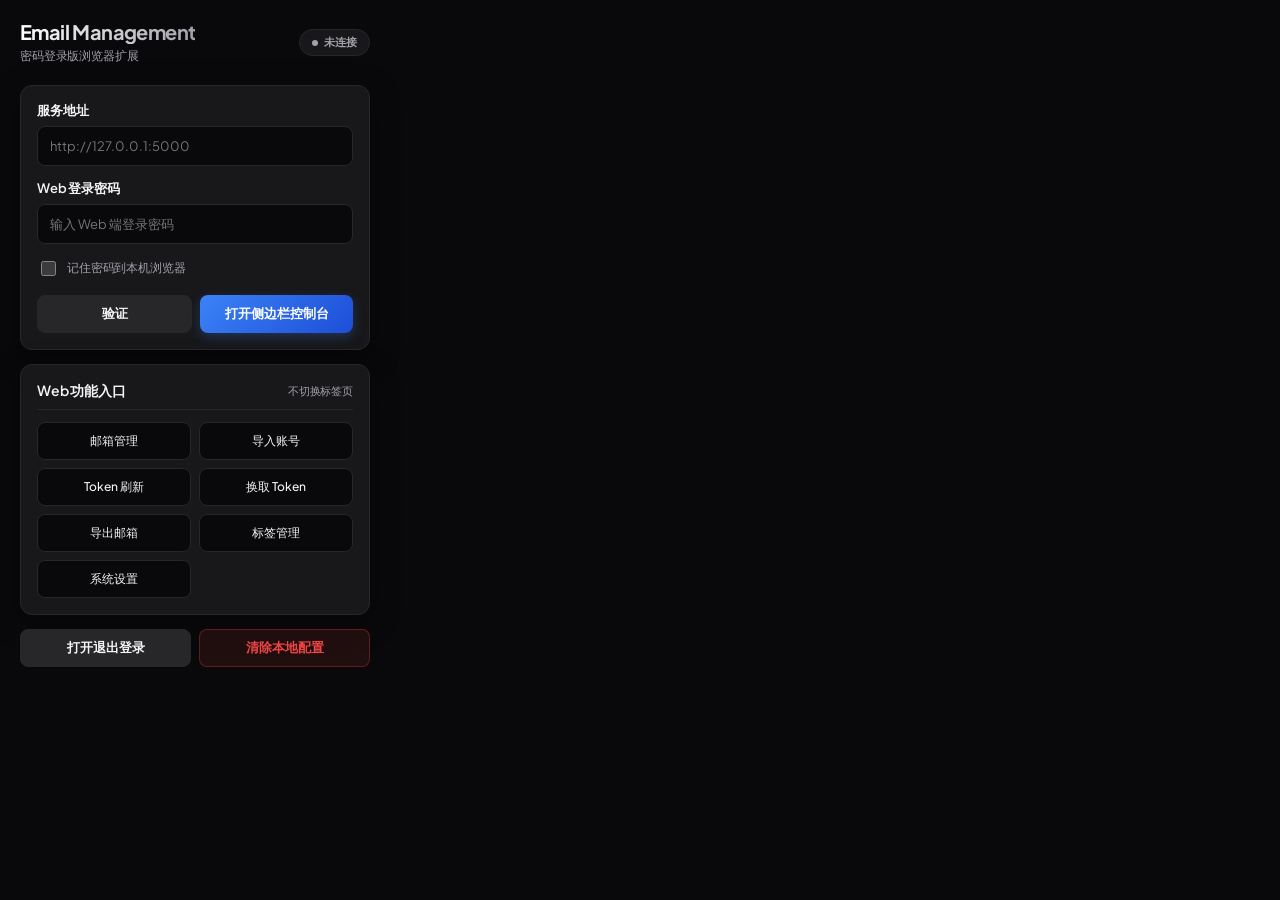
<file: browser-extension/popup.html>
<!doctype html>
<html lang="zh-CN">

<head>
  <meta charset="utf-8">
  <meta name="viewport" content="width=device-width, initial-scale=1">
    <title>Email Management 控制台</title>
  <link rel="stylesheet" href="popup.css">
</head>

<body>
  <main class="shell">
    <header class="header">
      <div>
        <h1>Email Management</h1>
        <p>密码登录版浏览器扩展</p>
      </div>
      <span class="status-pill" id="statusPill">未连接</span>
    </header>

    <section class="panel">
      <label class="field">
        <span>服务地址</span>
        <input id="serverUrl" type="url" placeholder="http://127.0.0.1:5000" autocomplete="url">
      </label>
      <label class="field">
        <span>Web 登录密码</span>
        <input id="password" type="password" placeholder="输入 Web 端登录密码" autocomplete="current-password">
      </label>
      <label class="check-row">
        <input id="rememberPassword" type="checkbox">
        <span>记住密码到本机浏览器</span>
      </label>
      <div class="button-row">
        <button id="btnTest" class="btn btn-secondary" type="button">验证</button>
        <button id="btnOpen" class="btn btn-primary" type="button">打开侧边栏控制台</button>
      </div>
    </section>

    <section class="panel">
      <div class="section-title">
        <span>Web 功能入口</span>
        <small>不切换标签页</small>
      </div>
      <div class="quick-grid">
        <button class="quick-btn" type="button" data-next="/">邮箱管理</button>
        <button class="quick-btn" type="button" data-next="/#import">导入账号</button>
        <button class="quick-btn" type="button" data-next="/#refresh">Token 刷新</button>
        <button class="quick-btn" type="button" data-next="/#oauth">换取 Token</button>
        <button class="quick-btn" type="button" data-next="/#export">导出邮箱</button>
        <button class="quick-btn" type="button" data-next="/#tags">标签管理</button>
        <button class="quick-btn" type="button" data-next="/#settings">系统设置</button>
      </div>
    </section>

    <section class="panel compact">
      <div class="button-row">
        <button id="btnLogout" class="btn btn-secondary" type="button">打开退出登录</button>
        <button id="btnClear" class="btn btn-danger" type="button">清除本地配置</button>
      </div>
    </section>

    <div class="message" id="message" role="status"></div>
  </main>

  <script src="storage.js"></script>
  <script src="api-client.js"></script>
  <script src="popup.js"></script>
</body>

</html>
</file>
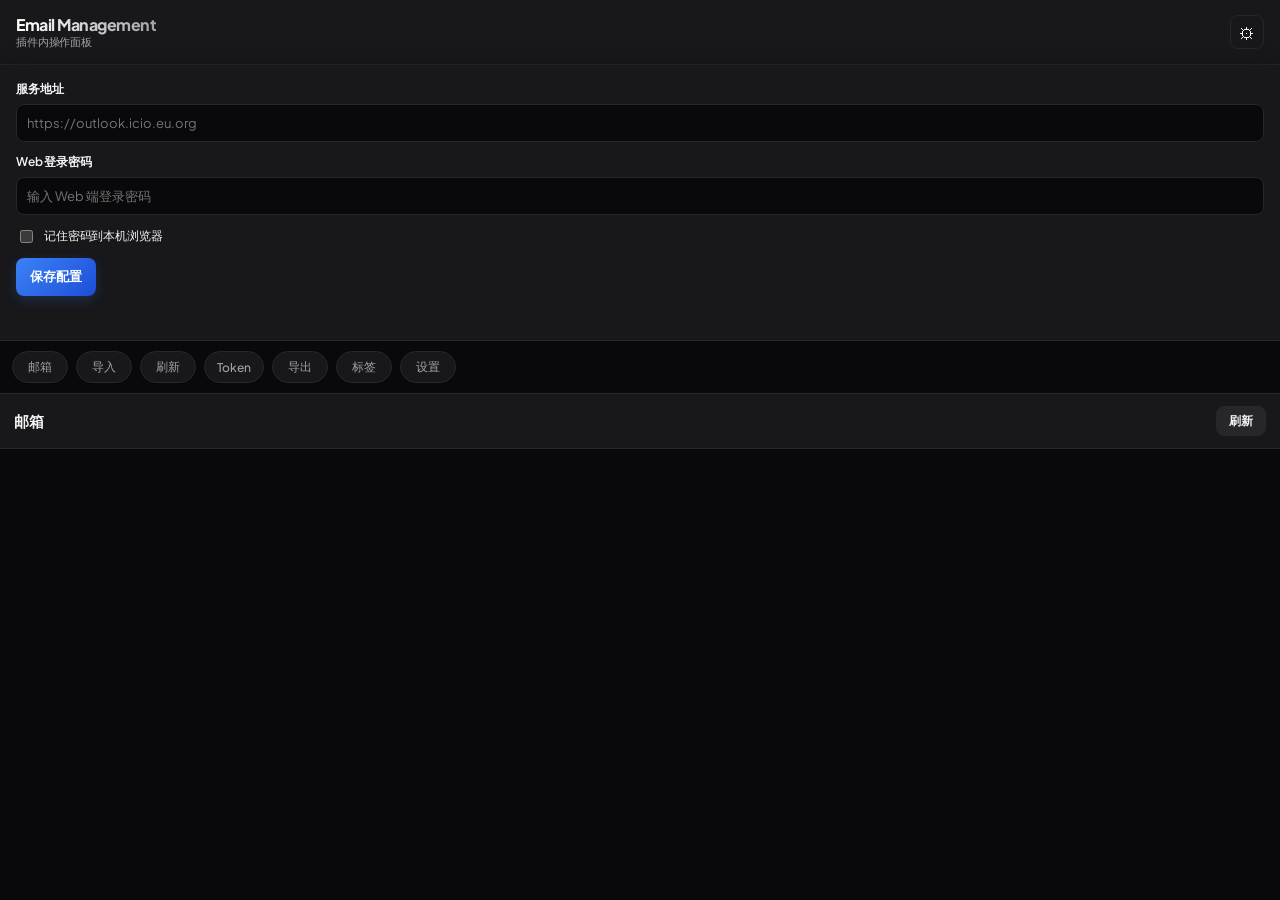
<file: browser-extension/sidepanel.html>
<!doctype html>
<html lang="zh-CN">

<head>
  <meta charset="utf-8">
  <meta name="viewport" content="width=device-width, initial-scale=1">
    <title>Email Management 侧边栏</title>
  <link rel="stylesheet" href="sidepanel.css">
</head>

<body>
  <main class="side-shell">
    <header class="side-header">
      <div>
        <h1>Email Management</h1>
        <p id="panelStatus">插件内操作面板</p>
      </div>
      <button id="btnConfig" class="icon-btn" type="button" title="配置">⚙</button>
    </header>

    <section id="configPanel" class="config-panel">
      <label>
        <span>服务地址</span>
        <input id="serverUrl" type="url" placeholder="https://outlook.icio.eu.org">
      </label>
      <label>
        <span>Web 登录密码</span>
        <input id="password" type="password" placeholder="输入 Web 端登录密码">
      </label>
      <label class="check-row">
        <input id="rememberPassword" type="checkbox">
        <span>记住密码到本机浏览器</span>
      </label>
      <button id="btnLogin" class="primary-btn" type="button">保存配置</button>
      <div id="message" class="message"></div>
    </section>

    <nav class="quick-bar" aria-label="功能入口">
      <button type="button" data-view="mail">邮箱</button>
      <button type="button" data-view="import">导入</button>
      <button type="button" data-view="refresh">刷新</button>
      <button type="button" data-view="token">Token</button>
      <button type="button" data-view="export">导出</button>
      <button type="button" data-view="tags">标签</button>
      <button type="button" data-view="settings">设置</button>
    </nav>

    <section class="content">
      <div class="view-head">
        <h2 id="viewTitle">邮箱</h2>
        <button id="btnReload" class="small-btn" type="button">刷新</button>
      </div>
      <div id="viewContent" class="view-content"></div>
    </section>
  </main>

  <script src="storage.js"></script>
  <script src="api-client.js"></script>
  <script src="sidepanel.js"></script>
</body>

</html>
</file>
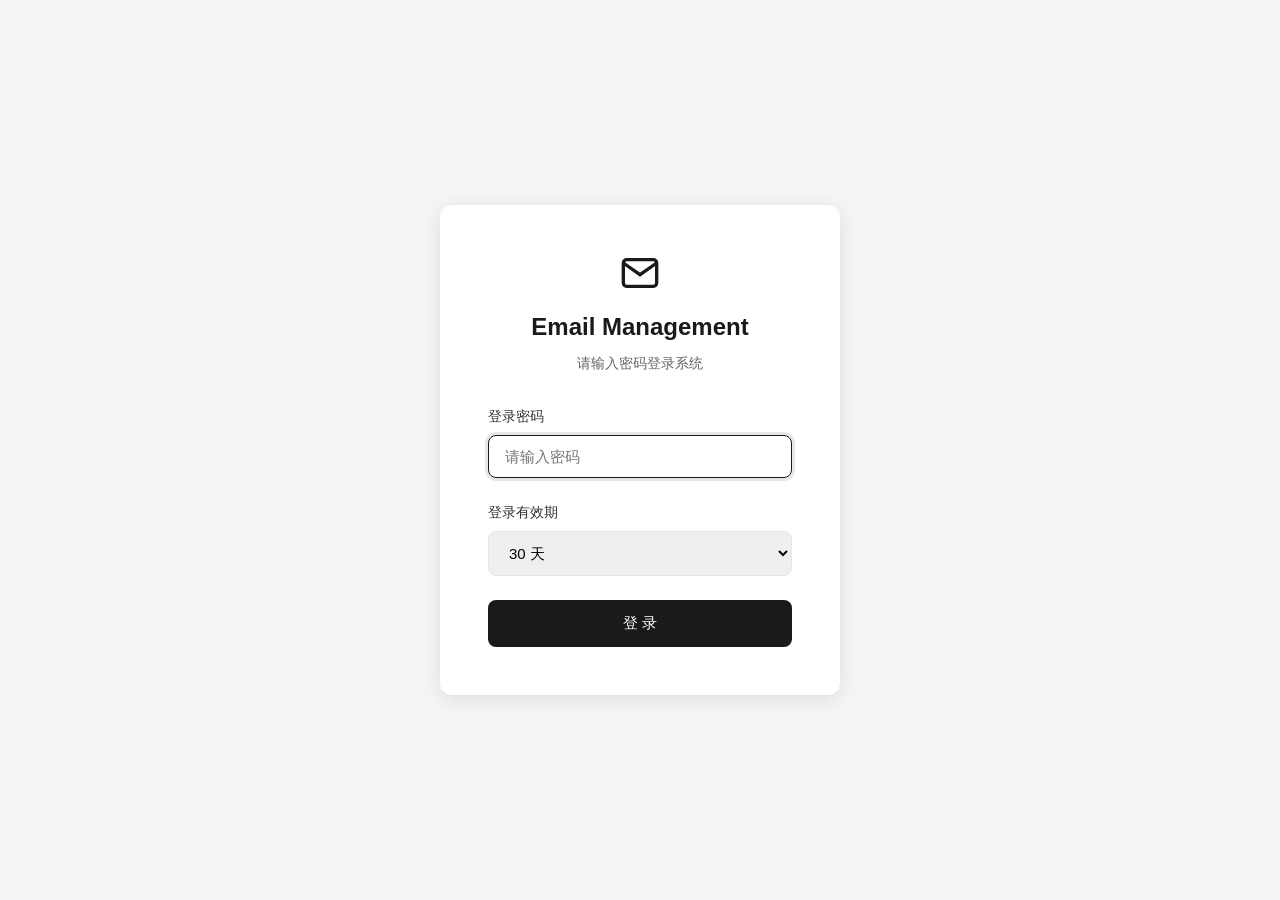
<file: templates/login.html>
<!DOCTYPE html>
<html lang="zh-CN">
<head>
    <meta charset="UTF-8">
    <meta name="viewport" content="width=device-width, initial-scale=1.0">
    <title>登录 - Email Management</title>
    <style>
        * {
            margin: 0;
            padding: 0;
            box-sizing: border-box;
        }
        
        body {
            font-family: -apple-system, BlinkMacSystemFont, 'Segoe UI', Roboto, 'Helvetica Neue', Arial, sans-serif;
            background-color: #f5f5f5;
            color: #1a1a1a;
            line-height: 1.5;
            min-height: 100vh;
            display: flex;
            align-items: center;
            justify-content: center;
        }
        
        .login-container {
            background-color: #ffffff;
            border-radius: 12px;
            box-shadow: 0 4px 20px rgba(0,0,0,0.1);
            padding: 48px;
            width: 400px;
            max-width: 90%;
        }
        
        .login-header {
            text-align: center;
            margin-bottom: 32px;
        }
        
        .login-logo {
            display: flex;
            align-items: center;
            justify-content: center;
            gap: 12px;
            margin-bottom: 16px;
        }
        
        .login-logo svg {
            width: 40px;
            height: 40px;
            color: #1a1a1a;
        }
        
        .login-title {
            font-size: 24px;
            font-weight: 600;
            color: #1a1a1a;
        }
        
        .login-subtitle {
            font-size: 14px;
            color: #666;
            margin-top: 8px;
        }
        
        .form-group {
            margin-bottom: 24px;
        }
        
        .form-label {
            display: block;
            font-size: 14px;
            font-weight: 500;
            color: #333;
            margin-bottom: 8px;
        }
        
        .form-input {
            width: 100%;
            padding: 12px 16px;
            border: 1px solid #e5e5e5;
            border-radius: 8px;
            font-size: 15px;
            transition: border-color 0.15s, box-shadow 0.15s;
        }
        
        .form-input:focus {
            outline: none;
            border-color: #1a1a1a;
            box-shadow: 0 0 0 3px rgba(26, 26, 26, 0.1);
        }
        
        .login-btn {
            width: 100%;
            padding: 14px 24px;
            background-color: #1a1a1a;
            color: #ffffff;
            border: none;
            border-radius: 8px;
            font-size: 15px;
            font-weight: 500;
            cursor: pointer;
            transition: background-color 0.2s;
        }
        
        .login-btn:hover {
            background-color: #333;
        }
        
        .login-btn:disabled {
            background-color: #999;
            cursor: not-allowed;
        }
        
        .error-message {
            background-color: #fce8e6;
            color: #c5221f;
            padding: 12px 16px;
            border-radius: 8px;
            font-size: 14px;
            margin-bottom: 24px;
            display: none;
        }
        
        .error-message.show {
            display: block;
        }
    </style>
</head>
<body>
    <div class="login-container">
        <div class="login-header">
            <div class="login-logo">
                <svg viewBox="0 0 24 24" fill="none" stroke="currentColor" stroke-width="2">
                    <path d="M4 4h16c1.1 0 2 .9 2 2v12c0 1.1-.9 2-2 2H4c-1.1 0-2-.9-2-2V6c0-1.1.9-2 2-2z"></path>
                    <polyline points="22,6 12,13 2,6"></polyline>
                </svg>
            </div>
            <h1 class="login-title">Email Management</h1>
            <p class="login-subtitle">请输入密码登录系统</p>
        </div>
        
        <div class="error-message" id="errorMessage"></div>
        
        <form id="loginForm" onsubmit="handleLogin(event)">
            <div class="form-group">
                <label class="form-label" for="password">登录密码</label>
                <input type="password" class="form-input" id="password" placeholder="请输入密码" autofocus required>
            </div>
            <div class="form-group">
                <label class="form-label" for="sessionDuration">登录有效期</label>
                <select class="form-input" id="sessionDuration">
                    <option value="7">7 天</option>
                    <option value="30" selected>30 天</option>
                    <option value="90">90 天</option>
                    <option value="180">180 天</option>
                    <option value="permanent">永久有效</option>
                </select>
            </div>
            <button type="submit" class="login-btn" id="loginBtn">登 录</button>
        </form>
    </div>
    
    <script>
        const LOGIN_DURATION_STORAGE_KEY = 'outlook_login_duration_days';
        const LOGIN_DURATION_OPTIONS = ['7', '30', '90', '180', 'permanent'];
        const DEFAULT_LOGIN_DURATION = '30';

        function loadLoginDurationPreference() {
            let storedValue = '';
            try {
                storedValue = window.localStorage.getItem(LOGIN_DURATION_STORAGE_KEY) || '';
            } catch (error) {
                storedValue = '';
            }
            return LOGIN_DURATION_OPTIONS.includes(storedValue) ? storedValue : DEFAULT_LOGIN_DURATION;
        }

        function saveLoginDurationPreference(value) {
            if (!LOGIN_DURATION_OPTIONS.includes(value)) {
                return;
            }
            try {
                window.localStorage.setItem(LOGIN_DURATION_STORAGE_KEY, value);
            } catch (error) {
                // 本地存储不可用时不阻断登录。
            }
        }

        const sessionDuration = document.getElementById('sessionDuration');
        sessionDuration.value = loadLoginDurationPreference();
        sessionDuration.addEventListener('change', function() {
            saveLoginDurationPreference(sessionDuration.value);
        });

        async function handleLogin(event) {
            event.preventDefault();
            
            const password = document.getElementById('password').value;
            const loginBtn = document.getElementById('loginBtn');
            const errorMessage = document.getElementById('errorMessage');
            
            if (!password) {
                errorMessage.textContent = '请输入密码';
                errorMessage.classList.add('show');
                return;
            }
            
            loginBtn.disabled = true;
            loginBtn.textContent = '登录中...';
            errorMessage.classList.remove('show');
            
            try {
                const response = await fetch('/login', {
                    method: 'POST',
                    headers: { 'Content-Type': 'application/json' },
                    body: JSON.stringify({
                        password,
                        session_duration_days: sessionDuration.value,
                    })
                });
                
                const data = await response.json();
                
                if (data.success) {
                    window.location.href = '/';
                } else {
                    errorMessage.textContent = data.error || '登录失败';
                    errorMessage.classList.add('show');
                    loginBtn.disabled = false;
                    loginBtn.textContent = '登 录';
                }
            } catch (error) {
                errorMessage.textContent = '网络错误，请重试';
                errorMessage.classList.add('show');
                loginBtn.disabled = false;
                loginBtn.textContent = '登 录';
            }
        }
        
        // 回车键提交
        document.getElementById('password').addEventListener('keypress', function(e) {
            if (e.key === 'Enter') {
                document.getElementById('loginForm').dispatchEvent(new Event('submit'));
            }
        });
    </script>
</body>
</html>
</file>
<file: browser-extension/popup.css>
@import url('https://fonts.googleapis.com/css2?family=Plus+Jakarta+Sans:wght@400;500;600;700&display=swap');

:root {
  color-scheme: dark;
  --bg: #09090b;
  --panel: #18181b;
  --panel-hover: #27272a;
  --text: #f4f4f5;
  --muted: #a1a1aa;
  --border: #27272a;
  --border-focus: #3b82f6;
  --primary: linear-gradient(135deg, #3b82f6 0%, #1d4ed8 100%);
  --primary-hover: linear-gradient(135deg, #60a5fa 0%, #2563eb 100%);
  --primary-shadow: rgba(59, 130, 246, 0.25);
  --danger: #ef4444;
  --danger-bg: rgba(239, 68, 68, 0.1);
  --danger-border: rgba(239, 68, 68, 0.3);
  --shadow: 0 8px 30px rgba(0, 0, 0, 0.4);
  --font: 'Plus Jakarta Sans', -apple-system, BlinkMacSystemFont, "Segoe UI", sans-serif;
}

* {
  box-sizing: border-box;
}

body {
  width: 390px;
  min-height: 560px;
  margin: 0;
  background: var(--bg);
  color: var(--text);
  font-family: var(--font);
  letter-spacing: -0.01em;
}

.shell {
  padding: 20px;
}

.header {
  display: flex;
  align-items: center;
  justify-content: space-between;
  gap: 12px;
  margin-bottom: 20px;
}

h1 {
  margin: 0;
  font-size: 20px;
  font-weight: 700;
  line-height: 1.2;
  letter-spacing: -0.03em;
  background: linear-gradient(to right, #ffffff, #a1a1aa);
  -webkit-background-clip: text;
  -webkit-text-fill-color: transparent;
}

p {
  margin: 4px 0 0;
  color: var(--muted);
  font-size: 12px;
}

.status-pill {
  flex: 0 0 auto;
  padding: 5px 12px;
  border: 1px solid var(--border);
  border-radius: 999px;
  background: var(--panel);
  color: var(--muted);
  font-size: 11px;
  font-weight: 600;
  display: inline-flex;
  align-items: center;
  gap: 6px;
  transition: all 0.2s ease;
}

.status-pill::before {
  content: '';
  display: inline-block;
  width: 6px;
  height: 6px;
  border-radius: 50%;
  background: var(--muted);
}

.status-pill.ok {
  border-color: rgba(34, 197, 94, 0.3);
  color: #22c55e;
  background: rgba(34, 197, 94, 0.1);
  box-shadow: 0 0 10px rgba(34, 197, 94, 0.15);
}

.status-pill.ok::before {
  background: #22c55e;
  box-shadow: 0 0 6px #22c55e;
}

.panel {
  padding: 16px;
  margin-bottom: 14px;
  border: 1px solid var(--border);
  border-radius: 12px;
  background: var(--panel);
  box-shadow: var(--shadow);
  transition: transform 0.2s ease, border-color 0.2s ease;
}

.panel:hover {
  border-color: #3f3f46;
}

.panel.compact {
  box-shadow: none;
  background: transparent;
  padding: 0;
  border: none;
}

.field {
  display: block;
  margin-bottom: 14px;
}

.field span,
.section-title span {
  display: block;
  margin-bottom: 6px;
  font-size: 13px;
  font-weight: 600;
  color: var(--text);
}

input[type="url"],
input[type="password"] {
  width: 100%;
  height: 40px;
  padding: 0 12px;
  border: 1px solid var(--border);
  border-radius: 8px;
  background: #09090b;
  color: var(--text);
  font: inherit;
  font-size: 13px;
  outline: none;
  transition: all 0.2s ease;
}

input:focus {
  border-color: var(--border-focus);
  box-shadow: 0 0 0 3px rgba(59, 130, 246, 0.15);
  background: var(--panel);
}

.check-row {
  display: flex;
  align-items: center;
  gap: 8px;
  margin: 4px 0 16px;
  color: var(--muted);
  font-size: 12px;
  cursor: pointer;
  user-select: none;
}

.check-row input[type="checkbox"] {
  accent-color: #3b82f6;
  width: 15px;
  height: 15px;
  cursor: pointer;
}

.button-row {
  display: flex;
  gap: 8px;
}

.btn,
.quick-btn {
  display: inline-flex;
  align-items: center;
  justify-content: center;
  min-height: 38px;
  border: 1px solid var(--border);
  border-radius: 8px;
  background: var(--panel-hover);
  color: var(--text);
  font-family: var(--font);
  font-size: 13px;
  font-weight: 600;
  cursor: pointer;
  transition: all 0.2s cubic-bezier(0.4, 0, 0.2, 1);
}

.btn {
  flex: 1;
  padding: 0 14px;
}

.btn:hover {
  background: #3f3f46;
  border-color: #52525b;
  transform: translateY(-1px);
}

.btn:active {
  transform: translateY(1px);
}

.btn-primary {
  border: none;
  background: var(--primary);
  color: #fff;
  box-shadow: 0 4px 12px var(--primary-shadow);
}

.btn-primary:hover {
  background: var(--primary-hover);
  box-shadow: 0 6px 16px var(--primary-shadow);
}

.btn-danger {
  border-color: var(--danger-border);
  background: var(--danger-bg);
  color: var(--danger);
}

.btn-danger:hover {
  background: var(--danger);
  border-color: var(--danger);
  color: #fff;
}

.section-title {
  display: flex;
  align-items: center;
  justify-content: space-between;
  margin-bottom: 12px;
  border-bottom: 1px solid var(--border);
  padding-bottom: 8px;
}

.section-title span {
  margin: 0;
  font-size: 14px;
}

.section-title small {
  color: var(--muted);
  font-size: 11px;
}

.quick-grid {
  display: grid;
  grid-template-columns: 1fr 1fr;
  gap: 8px;
}

.quick-btn {
  padding: 0 10px;
  text-align: center;
  font-size: 12px;
  font-weight: 500;
  background: #09090b;
}

.quick-btn:hover {
  background: var(--panel-hover);
  border-color: var(--border-focus);
  color: #3b82f6;
  transform: translateY(-1px);
}

.message {
  min-height: 18px;
  margin-top: 10px;
  color: var(--muted);
  font-size: 12px;
  line-height: 1.5;
  text-align: center;
}

.message.error {
  color: var(--danger);
  background: var(--danger-bg);
  border: 1px solid var(--danger-border);
  padding: 6px 10px;
  border-radius: 6px;
}
</file>
<file: browser-extension/sidepanel.css>
@import url('https://fonts.googleapis.com/css2?family=Plus+Jakarta+Sans:wght@400;500;600;700&display=swap');

:root {
  color-scheme: dark;
  --bg: #09090b;
  --panel: #18181b;
  --panel-hover: #27272a;
  --text: #f4f4f5;
  --muted: #a1a1aa;
  --border: #27272a;
  --border-strong: #3f3f46;
  --primary: #3b82f6;
  --primary-gradient: linear-gradient(135deg, #3b82f6 0%, #1d4ed8 100%);
  --primary-strong: #1d4ed8;
  --primary-soft: rgba(59, 130, 246, 0.1);
  --danger: #ef4444;
  --danger-bg: rgba(239, 68, 68, 0.1);
  --danger-border: rgba(239, 68, 68, 0.3);
  --ok: #22c55e;
  --ok-bg: rgba(34, 197, 94, 0.1);
  --font: 'Plus Jakarta Sans', -apple-system, BlinkMacSystemFont, "Segoe UI", sans-serif;
  --shadow: 0 4px 20px rgba(0, 0, 0, 0.4);
}

* {
  box-sizing: border-box;
}

html,
body,
.side-shell {
  width: 100%;
  height: 100%;
  margin: 0;
}

body {
  background: var(--bg);
  color: var(--text);
  font-family: var(--font);
  letter-spacing: -0.01em;
}

.side-shell {
  display: flex;
  flex-direction: column;
  min-width: 320px;
}

.side-header {
  display: flex;
  align-items: center;
  justify-content: space-between;
  gap: 12px;
  padding: 14px 16px;
  border-bottom: 1px solid var(--border);
  background: var(--panel);
}

h1,
h2,
p {
  margin: 0;
}

h1 {
  font-size: 16px;
  font-weight: 750;
  letter-spacing: -0.03em;
  background: linear-gradient(to right, #ffffff, #a1a1aa);
  -webkit-background-clip: text;
  -webkit-text-fill-color: transparent;
}

h2 {
  font-size: 15px;
  font-weight: 600;
  letter-spacing: -0.02em;
}

p,
.muted {
  color: var(--muted);
  font-size: 11px;
}

.icon-btn,
.small-btn,
.secondary-btn,
.danger-btn,
.primary-btn {
  border: 1px solid var(--border);
  border-radius: 8px;
  background: var(--panel-hover);
  color: var(--text);
  font-family: var(--font);
  cursor: pointer;
  display: inline-flex;
  align-items: center;
  justify-content: center;
  transition: all 0.2s cubic-bezier(0.4, 0, 0.2, 1);
}

.icon-btn {
  width: 34px;
  height: 34px;
  font-size: 16px;
  background: var(--panel);
}

.icon-btn:hover {
  background: var(--panel-hover);
  border-color: var(--border-strong);
}

.small-btn {
  height: 30px;
  padding: 0 12px;
  font-size: 12px;
  font-weight: 600;
}

.small-btn:hover {
  background: #3f3f46;
  border-color: #52525b;
}

.primary-btn,
.secondary-btn,
.danger-btn {
  min-height: 38px;
  padding: 0 14px;
  font-weight: 600;
  font-size: 13px;
}

.primary-btn {
  border: none;
  background: var(--primary-gradient);
  color: #fff;
  box-shadow: 0 4px 12px rgba(59, 130, 246, 0.2);
}

.primary-btn:hover {
  background: linear-gradient(135deg, #60a5fa 0%, #2563eb 100%);
  box-shadow: 0 6px 16px rgba(59, 130, 246, 0.3);
  transform: translateY(-1px);
}

.secondary-btn:hover {
  background: #3f3f46;
  border-color: #52525b;
  transform: translateY(-1px);
}

.danger-btn {
  border-color: var(--danger-border);
  color: var(--danger);
  background: var(--danger-bg);
}

.danger-btn:hover {
  background: var(--danger);
  border-color: var(--danger);
  color: #fff;
  transform: translateY(-1px);
}

button:disabled {
  cursor: not-allowed;
  opacity: 0.5;
  transform: none !important;
  box-shadow: none !important;
}

.config-panel {
  padding: 16px;
  border-bottom: 1px solid var(--border);
  background: var(--panel);
  box-shadow: var(--shadow);
}

.config-panel.collapsed {
  display: none;
}

label {
  display: block;
  margin-bottom: 12px;
}

label span {
  display: block;
  margin-bottom: 6px;
  font-size: 12px;
  font-weight: 600;
  color: var(--text);
}

input,
select,
textarea {
  width: 100%;
  border: 1px solid var(--border);
  border-radius: 8px;
  background: #09090b;
  color: var(--text);
  font: inherit;
  outline: none;
  font-size: 13px;
  transition: all 0.2s ease;
}

input,
select {
  height: 38px;
  padding: 0 10px;
}

textarea {
  min-height: 110px;
  padding: 10px;
  resize: vertical;
}

input:focus,
select:focus,
textarea:focus {
  border-color: var(--primary);
  box-shadow: 0 0 0 3px rgba(59, 130, 246, 0.15);
  background: var(--panel);
}

.check-row {
  display: flex;
  align-items: center;
  gap: 8px;
  color: var(--muted);
  font-size: 12px;
  cursor: pointer;
}

.check-row input {
  width: auto;
  height: auto;
  accent-color: #3b82f6;
}

.check-row span {
  margin: 0;
  font-weight: 500;
}

.message {
  min-height: 18px;
  margin-top: 10px;
  color: var(--muted);
  font-size: 12px;
  line-height: 1.5;
}

.message.error {
  color: var(--danger);
  background: var(--danger-bg);
  border: 1px solid var(--danger-border);
  padding: 6px 10px;
  border-radius: 6px;
  margin-top: 8px;
}

.quick-bar {
  display: flex;
  gap: 8px;
  padding: 10px 12px;
  overflow-x: auto;
  border-bottom: 1px solid var(--border);
  background: #09090b;
  scrollbar-width: none;
}

.quick-bar::-webkit-scrollbar {
  display: none;
}

.quick-bar button {
  flex: 0 0 auto;
  min-width: 56px;
  height: 32px;
  padding: 0 12px;
  border: 1px solid var(--border);
  border-radius: 20px;
  background: var(--panel);
  color: var(--muted);
  font: inherit;
  font-size: 12px;
  font-weight: 500;
  cursor: pointer;
  transition: all 0.2s ease;
}

.quick-bar button:hover {
  border-color: #3f3f46;
  color: var(--text);
  background: var(--panel-hover);
}

.quick-bar button.active {
  border-color: var(--primary);
  background: var(--primary-soft);
  color: var(--primary);
  font-weight: 600;
  box-shadow: 0 0 12px rgba(59, 130, 246, 0.15);
}

.content {
  flex: 1;
  min-height: 0;
  display: flex;
  flex-direction: column;
}

.view-head {
  display: flex;
  align-items: center;
  justify-content: space-between;
  gap: 10px;
  padding: 12px 14px;
  border-bottom: 1px solid var(--border);
  background: var(--panel);
}

.view-content {
  flex: 1;
  min-height: 0;
  overflow: auto;
  padding: 12px;
  scroll-behavior: smooth;
  background: #09090b;
}

.mail-result-panel {
  scroll-margin-top: 12px;
}

.card {
  border: 1px solid var(--border);
  border-radius: 12px;
  background: var(--panel);
  padding: 16px;
  margin-bottom: 12px;
  box-shadow: var(--shadow);
}

.row {
  display: flex;
  gap: 8px;
  align-items: center;
}

.row > * {
  flex: 1;
}

.toolbar {
  display: flex;
  gap: 8px;
  margin-bottom: 12px;
}

.toolbar.wrap,
.item-actions.wrap {
  flex-wrap: wrap;
}

.list {
  display: grid;
  gap: 10px;
}

.item {
  border: 1px solid var(--border);
  border-radius: 10px;
  background: var(--panel);
  padding: 12px;
  transition: all 0.2s ease;
  box-shadow: 0 2px 8px rgba(0, 0, 0, 0.2);
}

.item:hover {
  border-color: var(--border-strong);
  transform: translateY(-1px);
  box-shadow: var(--shadow);
}

.item-title {
  font-size: 13px;
  font-weight: 600;
  color: var(--text);
  overflow-wrap: anywhere;
}

.item-meta {
  margin-top: 6px;
  color: var(--muted);
  font-size: 11px;
  overflow-wrap: anywhere;
}

.item-actions {
  display: flex;
  gap: 8px;
  margin-top: 10px;
}

.item-actions button {
  flex: 1;
}

.account-actions {
  display: grid;
  grid-template-columns: minmax(76px, 0.7fr) minmax(140px, 1.6fr);
  align-items: center;
  gap: 8px;
}

.account-actions button {
  width: 100%;
}

.account-action-select {
  height: 34px;
  min-width: 0;
  padding: 0 8px;
  font-size: 12px;
  background: #09090b;
}

.result-box {
  white-space: pre-wrap;
  overflow-wrap: anywhere;
  font-family: ui-monospace, SFMono-Regular, Menlo, Consolas, monospace;
  font-size: 11px;
  background: #18181b;
  border: 1px solid var(--border);
  border-radius: 8px;
  padding: 10px;
  color: #38bdf8;
}

.status-ok {
  color: var(--ok);
  font-weight: 600;
}

.status-bad {
  color: var(--danger);
  font-weight: 600;
}

.hidden {
  display: none !important;
}

.inline-checks {
  display: flex;
  flex-wrap: wrap;
  gap: 12px;
  margin-bottom: 12px;
}

.inline-check {
  display: inline-flex;
  align-items: center;
  gap: 6px;
  font-size: 12px;
  color: var(--muted);
}

.inline-check input {
  width: auto;
  height: auto;
  accent-color: #3b82f6;
}

.compact-box {
  border: 1px solid var(--border);
  border-radius: 10px;
  padding: 12px;
  margin-bottom: 12px;
  background: var(--panel);
}

.tag-line {
  display: flex;
  flex-wrap: wrap;
  gap: 6px;
  margin-top: 8px;
}

.tag-pill {
  display: inline-flex;
  align-items: center;
  min-height: 22px;
  padding: 0 10px;
  border: 1px solid color-mix(in srgb, var(--tag-color) 35%, var(--border));
  border-radius: 999px;
  color: var(--tag-color);
  background: color-mix(in srgb, var(--tag-color) 12%, #18181b);
  font-size: 11px;
  font-weight: 600;
}

.tag-dot {
  display: inline-block;
  width: 6px;
  height: 6px;
  margin-right: 5px;
  border-radius: 50%;
  background: var(--tag-color);
  vertical-align: middle;
}

.unread {
  border-color: rgba(59, 130, 246, 0.4);
  background: rgba(59, 130, 246, 0.04);
}

.unread .item-title {
  color: #60a5fa;
  font-weight: 700;
}

.cloudflare-entry {
  border-color: rgba(244, 129, 32, 0.4);
  background: rgba(244, 129, 32, 0.04);
}

.detail-card {
  margin-top: 12px;
}

.mail-body {
  margin-top: 12px;
  border-top: 1px solid var(--border);
  padding-top: 12px;
}

.mail-frame {
  width: 100%;
  min-height: 360px;
  border: 1px solid var(--border);
  border-radius: 10px;
  background: #ffffff; /* keep white inside iframe for correct HTML render contrast */
}

.text-mail-body {
  margin: 0;
  white-space: pre-wrap;
  overflow-wrap: anywhere;
  font-family: ui-monospace, SFMono-Regular, Menlo, Consolas, monospace;
  font-size: 11px;
  background: #18181b;
  border: 1px solid var(--border);
  border-radius: 8px;
  padding: 12px;
  color: var(--text);
  line-height: 1.5;
}

.attachment-list {
  display: flex;
  flex-wrap: wrap;
  gap: 8px;
  margin: 10px 0;
}

.attachment-link {
  display: inline-flex;
  align-items: center;
  gap: 6px;
  padding: 6px 12px;
  border: 1px solid var(--border);
  border-radius: 8px;
  background: var(--panel-hover);
  color: #3b82f6;
  text-decoration: none;
  font-size: 12px;
  font-weight: 600;
  transition: all 0.2s ease;
}

.attachment-link:hover {
  background: #3f3f46;
  border-color: #3b82f6;
  transform: translateY(-1px);
}
</file>
